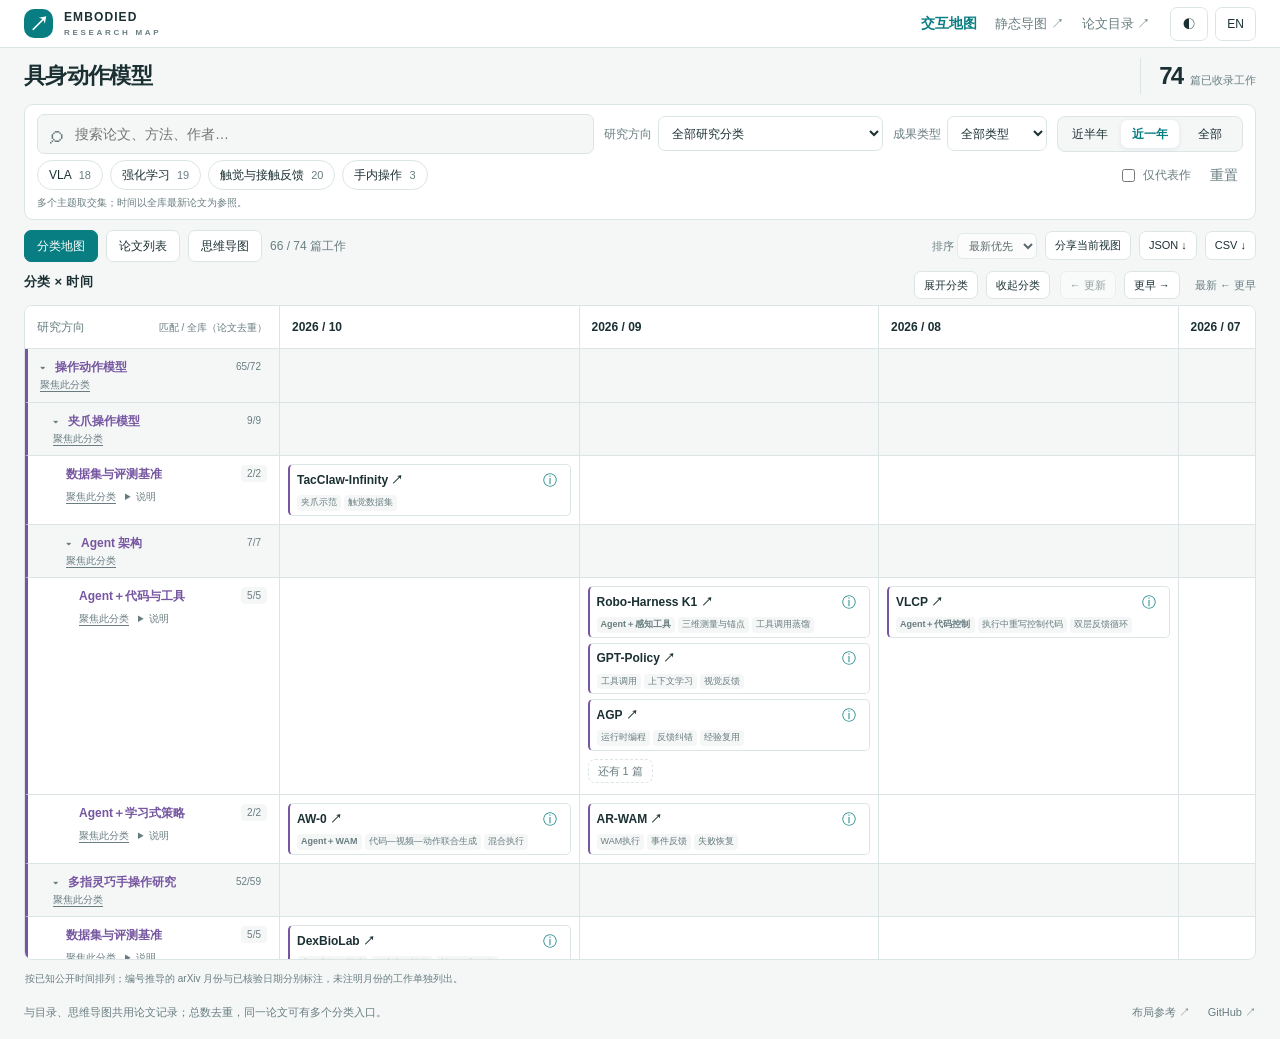
<file: site/index.html>
<!doctype html>
<html lang="zh-CN">
<head>
<meta charset="utf-8">
<meta name="viewport" content="width=device-width, initial-scale=1">
<meta name="description" content="Explore embodied action research by category, publication time and topic.">
<title>具身动作模型 · Interactive Map</title>
<link rel="stylesheet" href="style.css?v=68b2e6d779cd2435">
<script defer src="map-data.js?v=68b2e6d779cd2435"></script>
<script defer src="map-core.js?v=68b2e6d779cd2435"></script>
<script defer src="tree-view.js?v=68b2e6d779cd2435"></script>
<script defer src="app.js?v=68b2e6d779cd2435"></script>
</head>
<body>
<header class="masthead">
  <a class="brand" href="index.html"><span class="brand-mark" aria-hidden="true">↗</span><span>EMBODIED<span class="brand-sub">RESEARCH MAP</span></span></a>
  <nav aria-label="Views"><span class="nav-current" id="nav-map">交互地图</span><a id="static-map" href="mindmap_cn.svg">静态导图 ↗</a><a id="catalog-link" href="https://github.com/ZGCA-HMI-Lab/Embodied-Agent-Research-Map/blob/main/catalog/README_cn.md">论文目录 ↗</a></nav>
  <div class="utilities"><button id="theme" type="button" aria-label="切换深浅主题">◐</button><button id="language" type="button">EN</button></div>
</header>
<main>
  <section class="intro" aria-labelledby="title">
    <div><h1 id="title">具身动作模型</h1><p id="subtitle">沿时间探索研究方向，从论文看见方法。</p></div>
    <div class="collection-stat"><strong id="total">—</strong><span id="total-label">篇已收录工作</span></div>
  </section>
  <section class="filters" aria-label="筛选论文" id="filter-panel">
    <div class="filter-top">
      <label class="search-box"><span aria-hidden="true">⌕</span><input type="search" id="search" placeholder="搜索论文、方法、作者…" aria-label="搜索论文"></label>
      <label class="kind-box category-box"><span id="category-label">研究分类</span><select id="category"></select></label>
      <label class="kind-box"><span id="kind-label">成果类型</span><select id="kind" aria-label="成果类型"></select></label>
      <div class="range" role="group" id="range-buttons" aria-label="时间范围"></div>
    </div>
    <div class="filter-bottom"><div class="topics" id="topics" role="group" aria-label="主题筛选"></div><label class="representatives"><input id="representatives" type="checkbox"><span id="representatives-label">仅代表作</span></label><button id="reset" class="text-button" type="button">重置</button></div>
    <div id="active-filters" class="active-filters"></div>
    <p class="filter-hint" id="filter-hint">多个主题取交集；时间以全库最新论文为参照。</p>
  </section>
  <section class="map-section" aria-labelledby="map-heading">
    <div class="map-toolbar">
      <div class="view-tabs" role="group" aria-label="View"><button id="view-map" data-view="map">分类地图</button><button id="view-list" data-view="list">论文列表</button><button id="view-tree" data-view="tree">思维导图</button><span id="result-count" role="status" aria-live="polite"></span></div>
      <div class="map-actions"><label><span id="sort-label">排序</span> <select id="sort"></select></label><button id="share">分享当前视图</button><button data-export="json">JSON ↓</button><button data-export="csv">CSV ↓</button></div>
    </div>
    <div class="category-context"><div><h2 id="map-heading">分类 × 时间</h2><p id="category-description"></p></div><button id="overview">返回总览</button></div>
    <div id="map-controls" class="map-toolbar compact-toolbar"><div class="map-actions"><button id="expand">展开分类</button><button id="collapse">收起分类</button></div><div class="map-actions"><button id="newer">← 更新</button><button id="earlier">更早 →</button><span id="time-direction">最新 ← 更早</span></div></div>
    <p id="state-notice" class="notice" hidden></p>
    <div class="timeline" id="timeline" tabindex="0" aria-label="按分类和时间排列的论文"></div>
    <section id="tree-panel" hidden aria-labelledby="view-tree">
      <div class="tree-toolbar">
        <nav id="tree-breadcrumbs" class="tree-breadcrumbs" aria-label="分类路径"></nav>
        <div class="tree-tools"><button id="tree-up">返回上一级</button><button id="tree-zoom-out" aria-label="缩小">−</button><button id="tree-zoom-reset">100%</button><button id="tree-zoom-in" aria-label="放大">＋</button><button id="tree-fit">适应全图</button><button id="tree-export-svg" data-tree-export="svg">导出 SVG</button><button id="tree-export-png" data-tree-export="png">导出 PNG</button></div>
      </div>
      <div id="tree-children" class="tree-children"></div>
      <p id="tree-hint" class="tree-hint"></p>
      <div id="tree-canvas" class="tree-canvas" tabindex="0" role="region" aria-label="思维导图画布"></div>
    </section>
    <div id="paper-list" class="paper-list" hidden></div>
    <button id="load-more" class="load-more" hidden></button>
    <p class="time-note" id="time-note"></p>
  </section>
</main>
<footer><span id="footer-note">与分类目录、思维导图使用同一份论文记录。</span><a href="https://github.com/ZGCA-HMI-Lab/Memory-in-World-Models#interactive-map" id="reference">布局参考 ↗</a><a id="repository" href="https://github.com/ZGCA-HMI-Lab/Embodied-Agent-Research-Map">GitHub ↗</a></footer>
<dialog id="detail" aria-labelledby="detail-title"><button type="button" id="close-detail" aria-label="关闭详情">×</button><div id="detail-content"></div></dialog>
<dialog id="share-dialog" aria-labelledby="share-title"><h2 id="share-title">分享链接</h2><p id="share-help"></p><textarea id="share-value" readonly rows="4"></textarea><button id="close-share">关闭</button></dialog>
<div id="toast" role="status" aria-live="polite"></div>
<noscript><p class="empty">交互地图需要 JavaScript。您仍可查看 <a href="mindmap_cn.svg">静态导图</a>。</p></noscript>
</body>
</html>
</file>
<file: site/style.css>
/* Category/time layout inspired by Memory-in-World-Models; maintained view assets. */
:root{color-scheme:light;--bg:#f5f7f7;--surface:#fff;--ink:#1b3033;--muted:#697d80;--line:#dce5e5;--teal:#087e82;--tint:#edf7f5;--shadow:0 12px 36px #183d3f10;--label-width:290px}
:root[data-theme=dark]{color-scheme:dark;--bg:#101c20;--surface:#18272c;--ink:#e6f0ef;--muted:#a3b9ba;--line:#31484d;--teal:#77d7cb;--tint:#203e40;--shadow:0 12px 36px #0003}
*{box-sizing:border-box}body{margin:0;background:var(--bg);color:var(--ink);font-family:-apple-system,BlinkMacSystemFont,"Segoe UI","PingFang SC","Microsoft YaHei",sans-serif;font-size:14px;line-height:1.5}button,input,select{font:inherit}button,a,input,select{touch-action:manipulation}button{cursor:pointer;color:inherit}a{color:var(--teal);text-decoration:none}a:hover{text-decoration:underline}button:focus-visible,a:focus-visible,input:focus-visible,select:focus-visible,.timeline:focus-visible{outline:3px solid var(--teal);outline-offset:3px}button:disabled{cursor:default;opacity:.45}button{border:1px solid var(--line);background:var(--surface);border-radius:7px;padding:7px 11px}button:hover{border-color:var(--teal)}
.masthead{height:82px;display:flex;align-items:center;gap:32px;padding:0 4vw;background:var(--surface);border-bottom:1px solid var(--line)}.brand{display:flex;align-items:center;gap:11px;color:var(--ink);font-size:15px;font-weight:750;letter-spacing:1.1px;line-height:1.2}.brand:hover{text-decoration:none}.brand-mark{display:grid;place-items:center;width:38px;height:38px;border-radius:10px;background:var(--teal);color:var(--surface);font-size:26px;letter-spacing:0}.brand-sub{display:block;font-size:9px;letter-spacing:2.7px;margin-top:4px;color:var(--muted)}nav{display:flex;gap:26px;margin-left:auto;align-items:center}nav a{color:var(--muted);font-size:13px}.nav-current{color:var(--teal);font-weight:650}.utilities{display:flex;gap:7px}.utilities button{min-width:38px;font-size:12px}
main{max-width:1800px;padding:35px 4vw 20px;margin:auto}.intro{display:flex;align-items:center;justify-content:space-between;margin-bottom:27px;gap:20px}.eyebrow{color:var(--teal);font-size:10px;font-weight:700;letter-spacing:2.3px;margin-bottom:8px}h1{font-size:32px;letter-spacing:-.7px;line-height:1.25;margin:0;font-weight:700}.intro p{color:var(--muted);margin:10px 0 0;font-size:14px}.collection-stat{display:flex;align-items:baseline;gap:12px;border-left:1px solid var(--line);padding-left:28px}.collection-stat strong{font-size:42px;font-weight:600;letter-spacing:-2px}.collection-stat span{color:var(--muted);font-size:12px}
.filters{background:var(--surface);border:1px solid var(--line);border-radius:12px;padding:18px 20px;box-shadow:var(--shadow);margin-bottom:27px}.filter-top,.filter-bottom{display:flex;align-items:center;gap:14px;flex-wrap:wrap}.search-box{display:flex;align-items:center;gap:10px;flex:1;min-width:220px;border:1px solid var(--line);border-radius:7px;padding:0 12px;background:var(--bg)}.search-box>span{font-size:25px;color:var(--muted)}.search-box input{width:100%;border:0;background:transparent;color:var(--ink);height:39px;outline-offset:0}.kind-box{display:flex;gap:10px;align-items:center;color:var(--muted);font-size:12px}.kind-box select{height:40px;min-width:118px;background:var(--surface);color:var(--ink);border:1px solid var(--line);border-radius:7px;padding:0 9px}.range{display:flex;background:var(--bg);padding:3px;border:1px solid var(--line);border-radius:8px;gap:2px}.range button{border:0;background:transparent;font-size:12px;min-width:58px;padding:7px 9px}.range button[aria-pressed=true]{background:var(--surface);box-shadow:0 1px 5px #183d3f16;color:var(--teal);font-weight:650}.filter-bottom{margin-top:15px}.topics{display:flex;flex-wrap:wrap;gap:7px;flex:1}.topic{font-size:12px;padding:5px 11px;border-radius:20px}.topic span{margin-left:7px;color:var(--muted);font-size:11px}.topic[aria-pressed=true]{background:var(--tint);border-color:var(--teal);color:var(--teal)}.representatives{color:var(--muted);font-size:12px;display:flex;align-items:center;gap:5px;white-space:nowrap}input[type=checkbox]{accent-color:var(--teal)}.text-button{border:0;color:var(--muted);padding:5px}.filter-hint{font-size:11px;color:var(--muted);margin:11px 0 0}
.map-toolbar{display:flex;justify-content:space-between;align-items:center;gap:15px;margin-bottom:12px}.map-toolbar>div{display:flex;align-items:center;gap:12px}h2{font-size:15px;letter-spacing:.3px;margin:0}#result-count{font-size:12px;color:var(--muted)}.map-actions button{font-size:11px;padding:5px 9px}.map-actions span{font-size:11px;color:var(--muted);margin-left:7px}.timeline{max-height:72vh;overflow:auto;border:1px solid var(--line);border-radius:10px;background:var(--surface);position:relative;box-shadow:var(--shadow)}.grid{display:grid;min-width:100%;width:max-content;grid-template-columns:var(--label-width) repeat(var(--columns),minmax(270px,1fr))}.corner,.month{position:sticky;top:0;background:var(--surface);z-index:3;border-bottom:1px solid var(--line);padding:13px 17px;color:var(--muted);min-height:51px;font-size:12px}.corner{left:0;z-index:5;border-right:1px solid var(--line);display:flex;align-items:center;justify-content:space-between}.corner span{font-size:10px;text-transform:uppercase;letter-spacing:1px}.month{display:flex;justify-content:space-between;gap:8px;align-items:center;border-right:1px solid var(--line)}.month strong{color:var(--ink);font-size:13px}.month button{border:0;background:var(--tint);padding:3px 7px;font-size:10px;color:var(--teal)}.row-label{position:sticky;left:0;z-index:2;background:var(--surface);border-right:1px solid var(--line);border-bottom:1px solid var(--line);display:flex;align-items:flex-start;gap:7px;padding:13px 13px 13px calc(12px + var(--depth)*14px);min-width:0}.row-label button{background:transparent;border:0;padding:0;display:flex;text-align:left;gap:7px;align-items:baseline;line-height:1.55;width:100%;font-size:12px}.row-label .name{flex:1;overflow-wrap:anywhere}.row-label .count{color:var(--muted);font-size:10px;padding:1px 6px;background:var(--bg);border-radius:4px}.caret{color:var(--muted);width:9px;flex:none;font-size:10px}.group-label{background:var(--tint);font-weight:650}.cell{padding:11px;display:flex;flex-direction:column;gap:8px;min-height:49px;border-bottom:1px solid var(--line);border-right:1px solid var(--line);min-width:0}.cell.group-cell{background:var(--tint);padding:0;min-height:49px}.empty-cell{color:var(--line);align-items:center;justify-content:center;font-size:11px}.paper{display:block;text-align:left;width:100%;border-radius:7px;padding:10px 11px;border:1px solid var(--line);border-left:3px solid var(--teal);background:var(--surface);transition:background .12s}.paper:hover{background:var(--tint);box-shadow:0 3px 10px #183d3f0b}.paper-name{display:block;font-weight:650;font-size:13px;overflow-wrap:anywhere}.paper-tags{display:flex;gap:4px;flex-wrap:wrap;margin-top:7px}.paper-tags span{font-size:10px;color:var(--muted);background:var(--bg);border-radius:4px;padding:2px 5px}.paper-meta{display:flex;justify-content:space-between;gap:8px;margin-top:7px;font-size:10px;color:var(--muted)}.paper[data-kind=benchmark]{border-left-color:#7e93c0}.paper[data-kind=dataset]{border-left-color:#c5a36e}.paper[data-kind=tool]{border-left-color:#a68bbb}.time-note{font-size:11px;color:var(--muted);margin:11px 1px 0}.empty{padding:65px 20px;text-align:center;color:var(--muted)}.empty strong{display:block;font-size:19px;color:var(--ink);margin-bottom:8px}
footer{max-width:1800px;margin:auto;padding:0 4vw 26px;display:flex;gap:18px;color:var(--muted);font-size:11px}footer span{flex:1}footer a{color:var(--muted)}dialog{color:var(--ink);background:var(--surface);border:1px solid var(--line);border-radius:14px;width:680px;max-width:calc(100vw - 28px);max-height:88vh;padding:32px;box-shadow:0 25px 100px #0003}dialog::backdrop{background:#132b3570;backdrop-filter:blur(2px)}#close-detail{position:absolute;right:14px;top:12px;border:0;font-size:25px;line-height:1;padding:5px 9px;background:transparent}.detail-path{font-size:11px;color:var(--teal);margin:0 24px 12px 0}.detail-name{font-size:12px;color:var(--muted);margin-bottom:7px}.detail-title{font-size:23px;line-height:1.4;letter-spacing:-.3px;padding-right:10px;margin-bottom:10px}.detail-authors{font-size:13px;color:var(--muted);margin-bottom:16px}.detail-tags{display:flex;flex-wrap:wrap;gap:5px;margin:13px 0}.detail-tags span{border-radius:4px;background:var(--tint);color:var(--teal);padding:3px 7px;font-size:11px}.detail-block{border-top:1px solid var(--line);padding-top:16px;margin-top:18px;font-size:13px;line-height:1.85;overflow-wrap:anywhere}.detail-block h3{font-size:12px;color:var(--muted);margin:0 0 8px}.detail-block p{margin:0}.fact{margin-bottom:13px}.fact strong{color:var(--teal)}.detail-links{display:flex;flex-wrap:wrap;gap:8px;margin-top:22px}.detail-links a{border:1px solid var(--line);border-radius:6px;padding:7px 11px;font-size:12px}.detail-provenance{font-size:11px;color:var(--muted);line-height:1.7;margin-top:17px}
@media(min-width:1500px){:root{--label-width:320px}.grid{grid-template-columns:var(--label-width) repeat(var(--columns),minmax(300px,1fr))}}
@media(max-width:760px){:root{--label-width:205px}.masthead{padding:0 18px;height:auto;min-height:73px;gap:15px;flex-wrap:wrap;padding-top:14px;padding-bottom:14px}.brand{font-size:12px}.brand-mark{width:30px;height:30px;font-size:22px}.brand-sub{font-size:8px}.utilities{margin-left:auto}nav{order:3;margin-left:0;width:100%;gap:22px}main{padding:25px 16px 18px}.intro{margin-bottom:20px}h1{font-size:26px}.intro p{font-size:12px}.eyebrow{font-size:8px;letter-spacing:1.5px}.collection-stat{padding-left:13px;display:block;text-align:center}.collection-stat strong{display:block;font-size:32px}.collection-stat span{font-size:10px;white-space:nowrap}.filters{padding:13px;margin-bottom:20px}.search-box{flex-basis:100%}.filter-top{gap:10px}.kind-box{font-size:11px}.kind-box select{min-width:100px}.range{margin-left:auto}.range button{min-width:45px;font-size:11px;padding:7px}.filter-bottom{gap:9px}.topics{flex-basis:100%}.representatives{flex:1}.map-toolbar{align-items:flex-start;flex-wrap:wrap}.map-actions{flex-wrap:wrap;gap:6px!important}.map-actions span{margin:0}.grid{grid-template-columns:var(--label-width) repeat(var(--columns),250px)}.row-label{padding-left:calc(7px + var(--depth)*8px);padding-right:8px}.row-label button{font-size:11px}.timeline{max-height:70vh}.cell{padding:8px}.paper{padding:9px}.paper-name{font-size:12px}footer{padding:0 16px 20px;flex-wrap:wrap;gap:10px}footer span{flex-basis:100%}dialog{padding:25px 20px}.detail-title{font-size:20px}}

.paper-name{color:var(--teal)}.paper-details{margin-top:9px;padding:4px 8px;font-size:11px;color:var(--teal);background:var(--tint)}.detail-links{margin:12px 0 16px}.detail-title a{color:inherit}.detail-title a:hover{color:var(--teal)}

/* Navigation refresh: compact overview, shared map/list filters. */
[hidden]{display:none!important}
:root{--label-width:255px}
.masthead{height:58px;padding:0 24px;gap:20px}.brand{font-size:12px}.brand-mark{width:29px;height:29px;font-size:20px}.brand-sub{font-size:8px}.masthead nav{gap:18px}
main{max-width:none;padding:18px 24px 12px}.intro{margin-bottom:14px;gap:16px}.intro h1{font-size:25px}.intro p{font-size:12px;margin-top:3px}.collection-stat{gap:8px;padding-left:18px}.collection-stat strong{font-size:28px}.collection-stat span{font-size:11px}
.filters{padding:12px 14px;margin-bottom:14px;border-radius:9px;box-shadow:none}.filter-top{gap:10px}.search-box{min-width:190px}.search-box input{height:34px}.kind-box{gap:6px}.kind-box select{height:35px;min-width:100px;max-width:320px}.category-box select{width:225px}.filter-bottom{margin-top:9px}.filter-hint{font-size:10px;margin:6px 0 0}.range button{padding:5px 8px}.active-filters{display:flex;gap:6px;flex-wrap:wrap;margin-top:7px}.active-filters:empty{display:none}.active-filters button{padding:2px 7px;font-size:10px;color:var(--teal);background:var(--tint);max-width:100%;overflow-wrap:anywhere}
.map-toolbar{gap:10px;margin-bottom:9px;flex-wrap:wrap}.map-toolbar>div{gap:8px}.view-tabs button{font-size:12px;padding:6px 12px}.view-tabs button[aria-pressed=true]{background:var(--teal);border-color:var(--teal);color:var(--surface)}.map-actions label{font-size:11px;color:var(--muted)}select{border:1px solid var(--line);border-radius:6px;background:var(--surface);color:var(--ink);padding:5px 7px;max-width:100%}.category-context{display:flex;gap:15px;justify-content:space-between;align-items:center;margin:8px 0}.category-context h2{font-size:13px}.category-context p{font-size:11px;color:var(--muted);margin:3px 0;max-width:950px}.category-context button{font-size:11px;white-space:nowrap}.compact-toolbar{margin:8px 0}.timeline{max-height:calc(100dvh - 300px);min-height:180px;border-radius:8px;box-shadow:none}.grid{grid-template-columns:var(--label-width) repeat(var(--columns),minmax(205px,1fr))}.corner,.month{padding:10px 12px;min-height:43px}.corner small{font-size:10px}.month strong{font-size:12px}
.row-label{display:block;padding:12px 12px 12px calc(12px + var(--depth)*13px);border-left:3px solid var(--branch);background:var(--surface)}.row-heading{display:flex;align-items:flex-start;gap:8px}.row-heading .node-name{display:flex;align-items:baseline;gap:6px;flex:1;font-size:12px;font-weight:650;line-height:1.5;color:var(--branch);text-align:left;overflow-wrap:anywhere;min-width:0}.row-heading .count{flex:none;font-size:10px}.row-tools{display:flex;align-items:baseline;gap:9px;margin-top:6px}.row-tools button{display:inline-block;width:auto;color:var(--muted);font-size:10px;text-decoration:underline;text-underline-offset:3px}.row-tools details{font-size:10px;color:var(--muted)}.row-tools summary{cursor:pointer}.row-tools p{line-height:1.6;margin:5px 0}.row-label small{display:block;font-size:10px;color:var(--muted);margin-top:7px}.expanded-label{padding-top:7px;padding-bottom:7px;background:var(--bg)}.expanded-label .row-tools{margin-top:1px}.cell.group-cell{min-height:35px;background:var(--bg)}.cell{padding:8px;gap:5px;min-height:45px}.paper{padding:6px 8px;border-radius:5px;border-left:2px solid var(--branch);box-shadow:none}.paper-top{display:flex;align-items:center;gap:7px}.paper-name{font-size:12px;flex:1;color:var(--ink);line-height:1.4}.paper-tags{margin-top:4px;gap:3px}.paper-tags span{font-size:9px;padding:1px 4px;color:var(--muted)}.paper-details{margin:0;font-size:14px;padding:0 5px;min-width:26px;min-height:26px;background:transparent;border:0;flex:none}.more{align-self:flex-start;border-style:dashed;font-size:11px;padding:3px 9px;color:var(--muted);margin:3px 0}.paper:hover{box-shadow:none;background:var(--tint)}
.paper-list{display:grid;grid-template-columns:repeat(auto-fit,minmax(350px,1fr));gap:12px;align-items:start}.list-paper{background:var(--surface);border:1px solid var(--line);border-radius:9px;padding:16px;min-width:0}.list-path{font-size:10px;line-height:1.6;color:var(--muted);margin-bottom:9px}.list-title{display:flex;gap:12px;justify-content:space-between;align-items:baseline}.list-title>a{font-weight:650;font-size:15px}.list-title>span{font-size:10px;color:var(--muted);white-space:nowrap}.list-paper .paper-tags span{font-size:10px}.list-paper p{font-size:12px;line-height:1.85;overflow-wrap:anywhere}.list-paper>button{font-size:11px;color:var(--teal)}.load-more{display:block;margin:18px auto}.paper-list .empty{grid-column:1/-1}.notice{font-size:12px;border-left:3px solid var(--teal);background:var(--tint);padding:9px 12px}.detail-toolbar{display:flex;align-items:center;justify-content:space-between;gap:10px;margin-top:18px}.detail-toolbar button{font-size:12px}.detail-toolbar span{font-size:11px;color:var(--muted)}.detail-title{margin-top:6px}.detail-path{overflow-wrap:anywhere}.detail-links a{padding:5px 9px}#share-value{width:100%;margin:15px 0;padding:10px;border:1px solid var(--line);background:var(--bg);color:var(--ink);overflow-wrap:anywhere}#toast:not(:empty){position:fixed;z-index:20;bottom:20px;left:50%;transform:translateX(-50%);background:var(--ink);color:var(--surface);border-radius:8px;padding:10px 18px;font-size:12px;box-shadow:var(--shadow)}
footer{max-width:none;padding:6px 24px 18px}.time-note{font-size:10px}
:root[data-theme=dark] .node-name{color:var(--ink)}
@media(max-width:1050px){.category-box select{width:190px}.filter-top .search-box{flex-basis:100%}.timeline{max-height:calc(100dvh - 340px)}}
@media(max-width:760px){:root{--label-width:190px}.masthead{height:auto;min-height:54px;padding:10px 14px;gap:10px}.masthead nav{width:100%;gap:15px;order:3}.masthead nav a,.nav-current{font-size:11px}main{padding:15px 12px 10px}.intro h1{font-size:22px}.intro p{font-size:11px}.collection-stat{padding-left:10px}.collection-stat strong{font-size:25px}.filters{padding:10px}.kind-box{flex:1;min-width:0}.category-box{flex-basis:100%}.category-box select{width:100%;max-width:none;flex:1;min-width:0}.range{margin-left:0}.map-actions{flex-wrap:wrap}.map-actions button{min-height:32px}.filter-hint{font-size:10px}.grid{grid-template-columns:var(--label-width) repeat(var(--columns),225px)}.timeline{max-height:65dvh}.row-label{padding-left:calc(7px + var(--depth)*7px);padding-right:7px}.row-heading .node-name{font-size:11px}.row-tools button{min-height:28px}.paper-list{grid-template-columns:minmax(0,1fr)}.list-title{flex-wrap:wrap;gap:5px}.list-paper{padding:13px}.list-paper p{font-size:13px}.category-context{align-items:flex-start}.category-context h2{font-size:12px}.detail-toolbar{flex-wrap:wrap}.detail-toolbar button{min-height:36px}footer{padding:5px 12px 18px}.active-filters button{min-height:28px}dialog{max-width:calc(100vw - 16px)}}
/* Keep the overview visible on laptop screens. */
@media(min-width:761px){
 .masthead{height:48px}main{padding-top:10px}.intro{margin-bottom:10px}.intro h1{font-size:22px}.intro p{display:none}.collection-stat strong{font-size:24px}
 .filters{padding:9px 12px;margin-bottom:10px}.filter-bottom{margin-top:6px}.filter-hint{margin-top:4px}.active-filters{margin-top:5px}
 .category-context{display:inline-flex;max-width:70%;margin:0 0 6px}.category-context p{display:none}.compact-toolbar{float:right;margin:0 0 6px}.timeline{clear:both;max-height:calc(100dvh - 245px)}
 .paper{padding:4px 7px}.paper-details{min-height:22px}.row-label{padding-top:9px;padding-bottom:9px}
}

/* Compact, balanced mind-map; the preview and image exports share SVG text/layout. */
.tree-toolbar{display:flex;align-items:center;justify-content:space-between;gap:10px;flex-wrap:wrap;margin:6px 0}.tree-breadcrumbs{margin:0;display:flex;gap:5px;flex-wrap:wrap;align-items:center;min-width:0}.tree-breadcrumbs button{font-size:11px;padding:4px 7px;color:var(--teal);overflow-wrap:anywhere;max-width:100%}.tree-breadcrumbs [aria-current=page]{background:var(--tint);border-color:var(--teal)}.tree-breadcrumbs span{color:var(--muted)}.tree-tools{display:flex;gap:5px;flex-wrap:wrap}.tree-tools button{font-size:11px;min-height:32px}.tree-hint{margin:6px 0 9px;color:var(--muted);font-size:11px}.tree-canvas{position:relative;clear:both;height:65dvh;min-height:320px;overflow:auto;border:1px solid var(--line);border-radius:9px;background:var(--surface);overscroll-behavior:contain}.tree-canvas:focus-visible{outline:3px solid var(--teal);outline-offset:3px}.tree-surface{position:relative}.tree-stage{position:absolute;top:0;left:0;transform-origin:top left}.tree-stage svg{display:block;overflow:visible}.tree-stage a{cursor:pointer}.tree-stage a:focus-visible{outline:2px solid var(--teal);outline-offset:2px}.tree-stage a:hover text{text-decoration:underline}.tree-stage .tree-category-link:hover rect{fill:var(--tint)}.tree-canvas>.empty{position:sticky;left:0;max-width:100%;padding:70px 20px}.tree-children{display:flex;align-items:center;flex-wrap:wrap;gap:6px;margin:8px 0}.tree-children:empty{display:none}.tree-children>span{color:var(--muted);font-size:11px;margin-right:3px}.tree-children button{font-size:11px;padding:4px 8px;border-radius:18px}.tree-children small{color:var(--muted);margin-left:5px}
@media(max-width:760px){.view-tabs{flex-wrap:wrap}.tree-toolbar{align-items:flex-start}.tree-breadcrumbs{flex-basis:100%;order:0}.tree-tools{width:100%}.tree-tools button{min-height:36px}.tree-hint{font-size:11px;line-height:1.7}.tree-canvas{height:65dvh;min-height:320px}.tree-breadcrumbs button{min-height:32px}.tree-children button{min-height:34px}}
</file>
